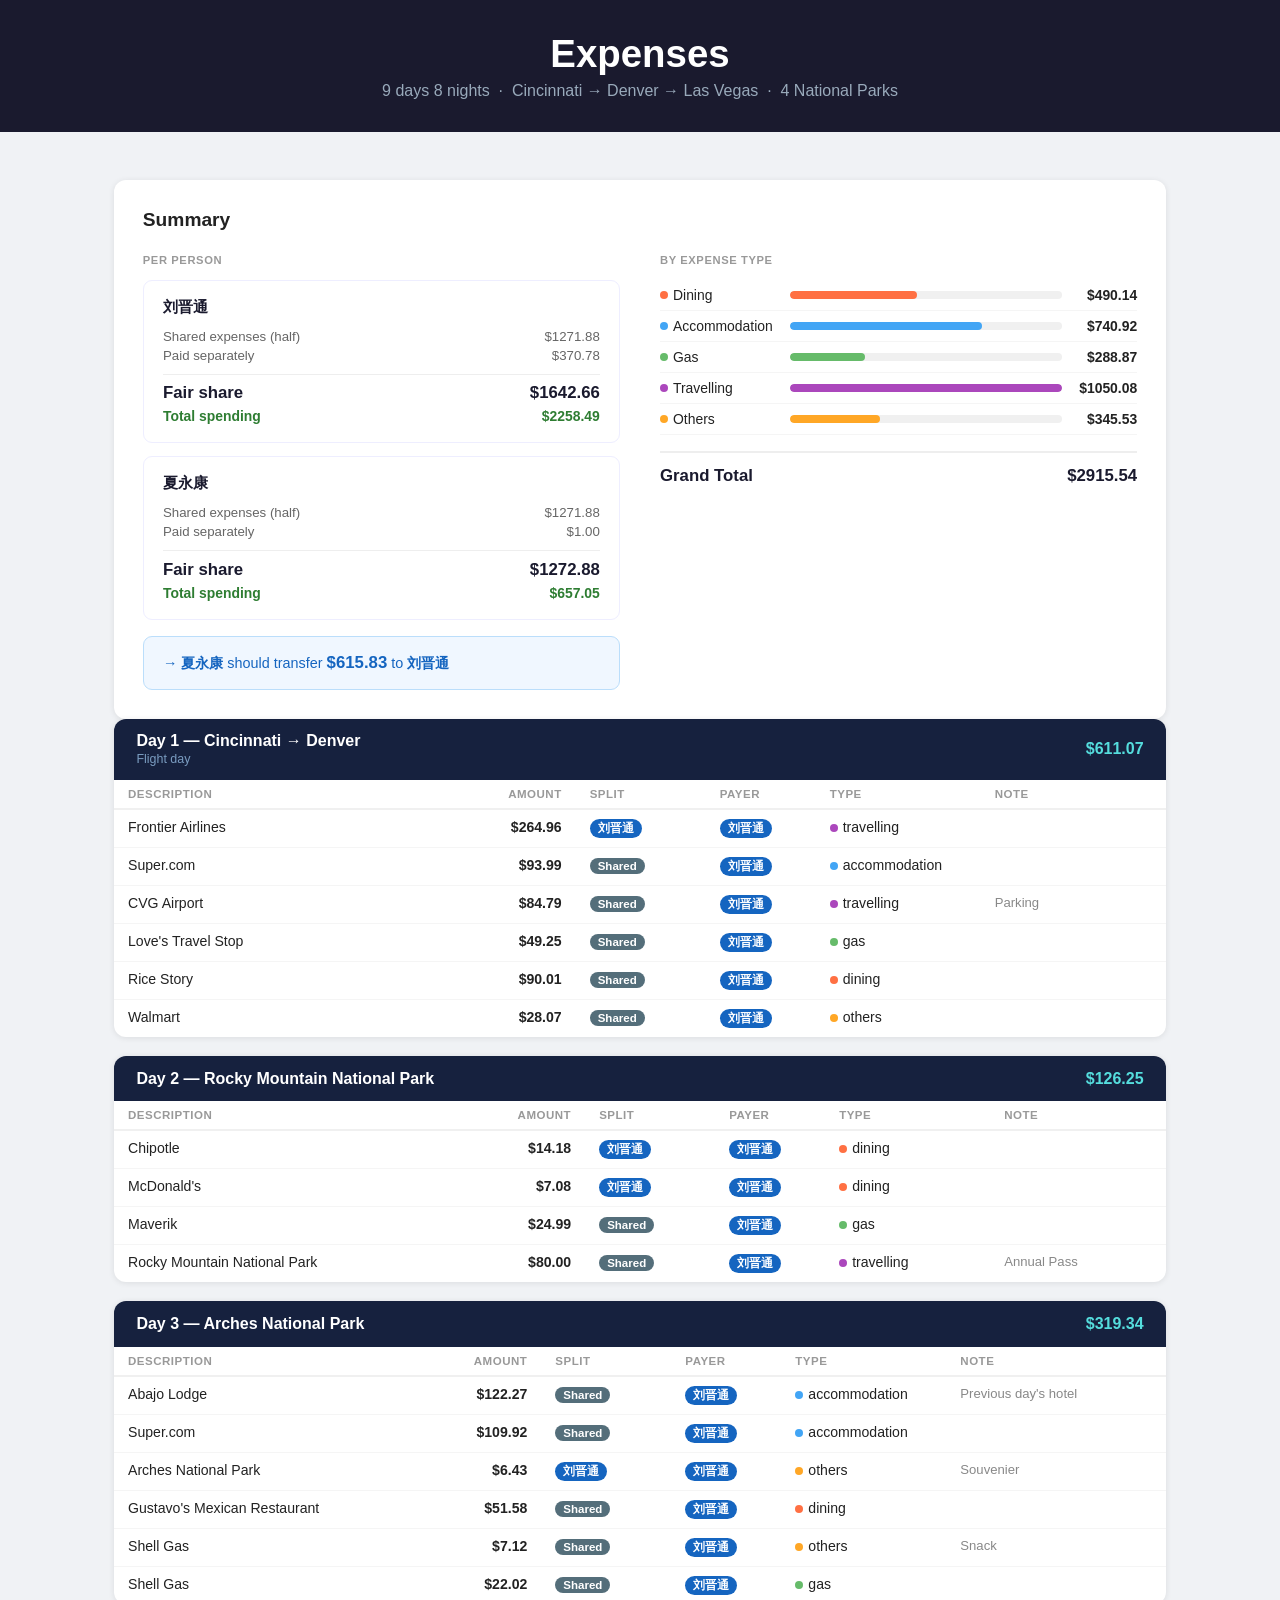
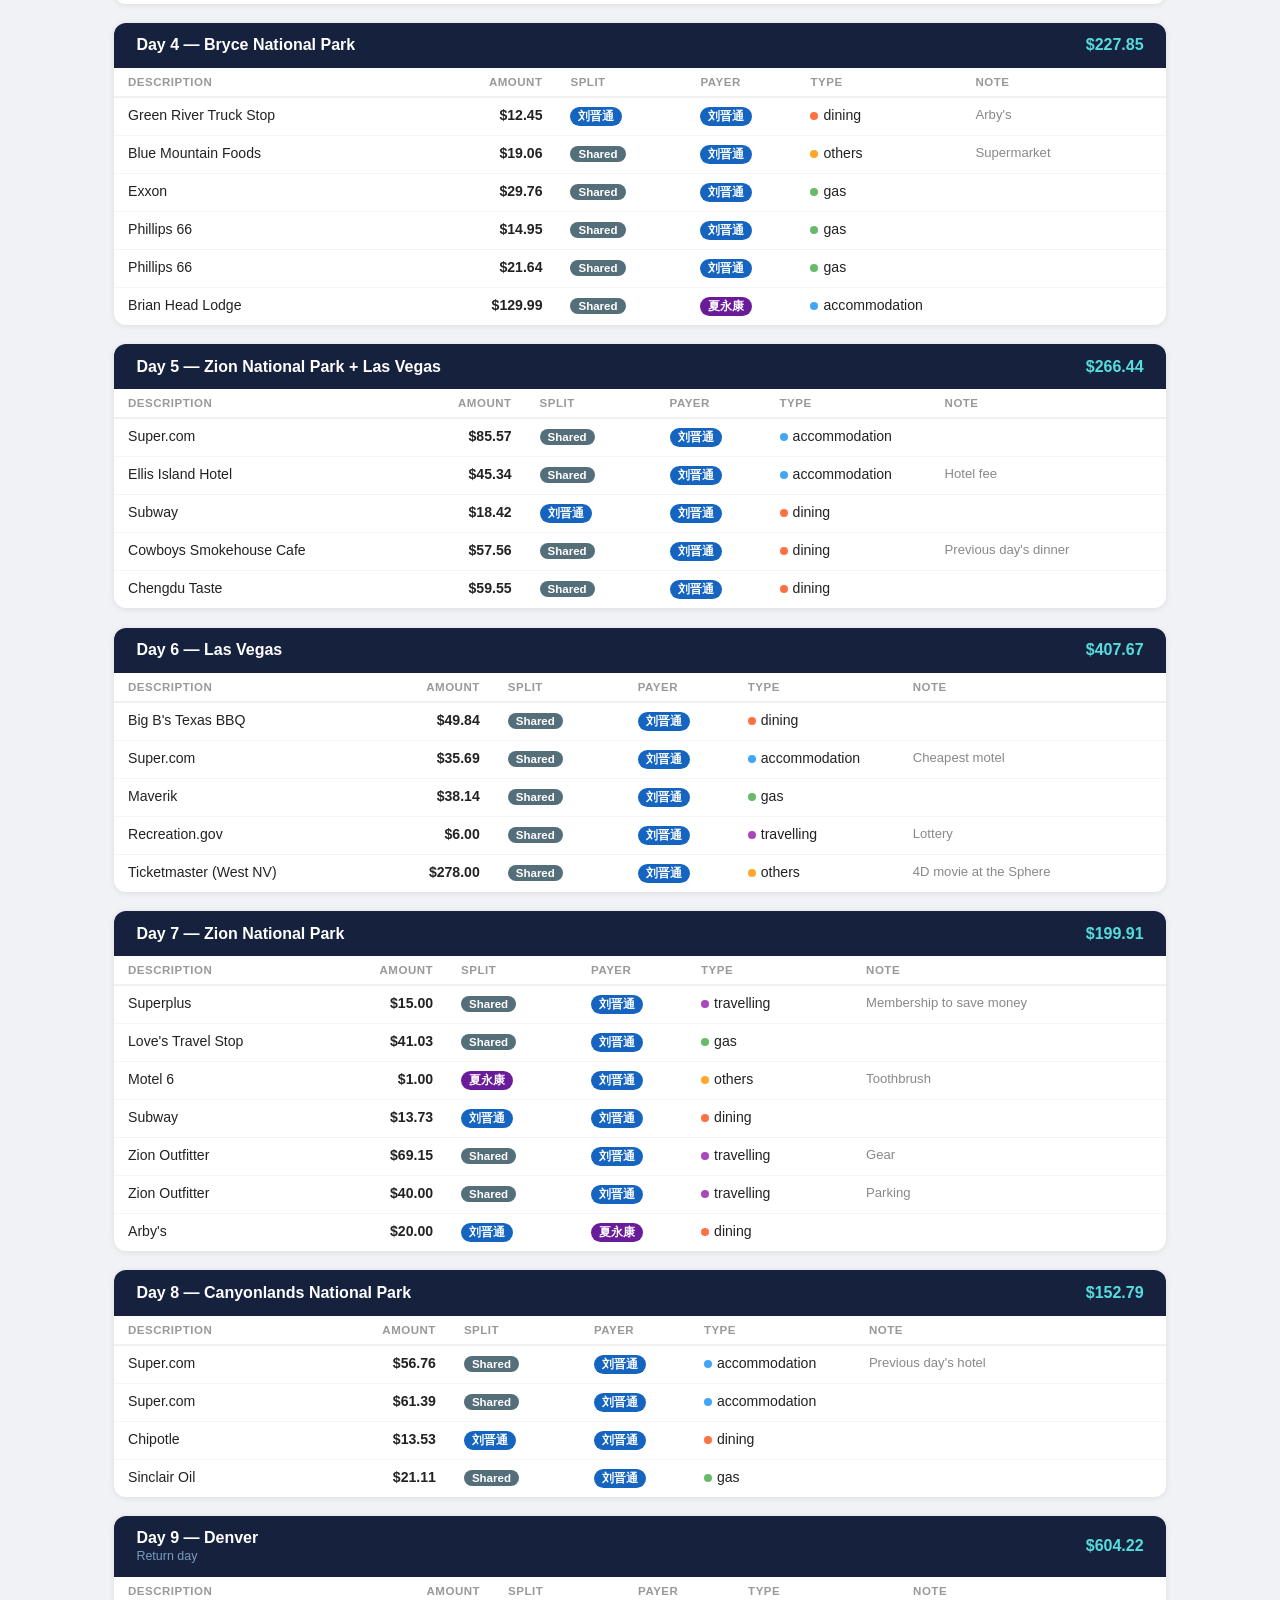
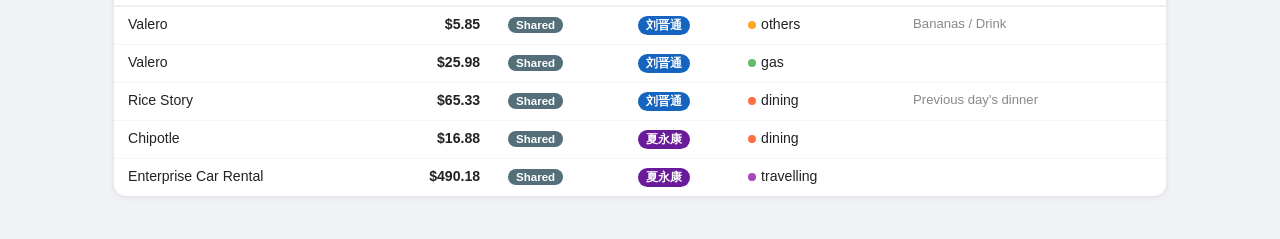
<file: travel/20260520/index.html>
<!DOCTYPE html>
<html lang="en">
<head>
<meta charset="UTF-8">
<meta name="viewport" content="width=device-width, initial-scale=1.0">
<title>Expenses</title>
<style>
* { box-sizing: border-box; margin: 0; padding: 0; }
body { font-family: -apple-system, BlinkMacSystemFont, 'Segoe UI', Roboto, sans-serif; background: #f0f2f5; color: #222; }

.header { background: #1a1a2e; color: white; padding: 2rem; text-align: center; }
.header h1 { font-size: 2.4rem; font-weight: 800; }
.header p { color: #9ab; margin-top: 0.4rem; font-size: 1rem; }

.container { max-width: 1100px; margin: 0 auto; padding: 1.5rem; }

.day-section { background: white; border-radius: 12px; box-shadow: 0 1px 6px rgba(0,0,0,.09); margin-bottom: 1.2rem; overflow: hidden; }
.day-header { background: #16213e; color: white; padding: 0.85rem 1.4rem; display: flex; justify-content: space-between; align-items: center; }
.day-header h2 { font-size: 1rem; font-weight: 600; }
.day-header .day-sub { font-size: 0.78rem; color: #7a9cc0; margin-top: 2px; }
.day-total { font-size: 1rem; font-weight: 700; color: #5dd; white-space: nowrap; }

table { width: 100%; border-collapse: collapse; font-size: 0.88rem; }
thead th { text-align: left; padding: 8px 14px; font-size: 0.72rem; text-transform: uppercase; letter-spacing: .5px; color: #999; border-bottom: 2px solid #f0f0f0; }
tbody td { padding: 9px 14px; border-bottom: 1px solid #f5f5f5; vertical-align: top; }
tbody tr:last-child td { border-bottom: none; }
tbody tr:hover { background: #fafbff; }
.col-amt { text-align: right; font-variant-numeric: tabular-nums; font-weight: 600; white-space: nowrap; }
.col-paid { white-space: nowrap; }
.col-note { color: #888; font-size: 0.82rem; }

.badge { display: inline-block; padding: 2px 8px; border-radius: 20px; font-size: 0.72rem; font-weight: 700; color: white; text-transform: capitalize; }
.badge-shared     { background: #546e7a; }
.badge-p1         { background: #1565c0; }
.badge-p2         { background: #6a1b9a; }

.type-dot { display: inline-block; width: 8px; height: 8px; border-radius: 50%; margin-right: 5px; }

.empty-day { padding: 1.2rem 1.4rem; color: #bbb; font-size: 0.85rem; font-style: italic; }

/* Summary */
.summary { background: white; border-radius: 12px; box-shadow: 0 1px 6px rgba(0,0,0,.09); padding: 1.8rem; margin-top: 1.5rem; }
.summary > h2 { font-size: 1.2rem; font-weight: 700; margin-bottom: 1.4rem; }

.summary-grid { display: grid; grid-template-columns: 1fr 1fr; gap: 2.5rem; }
.section-label { font-size: 0.7rem; text-transform: uppercase; letter-spacing: .6px; color: #999; font-weight: 700; margin-bottom: 0.9rem; }

.person-card { border: 1.5px solid #eef; border-radius: 9px; padding: 1rem 1.2rem; margin-bottom: 0.8rem; }
.person-card:last-child { margin-bottom: 0; }
.person-name { font-weight: 700; font-size: 0.95rem; color: #1a1a2e; margin-bottom: 0.55rem; }
.person-row { display: flex; justify-content: space-between; font-size: 0.83rem; color: #666; padding: 2px 0; }
.person-total-row { display: flex; justify-content: space-between; font-weight: 700; font-size: 1.05rem;
  margin-top: 0.55rem; padding-top: 0.55rem; border-top: 1.5px solid #eee; color: #1a1a2e; }

.type-row { display: flex; align-items: center; padding: 7px 0; border-bottom: 1px solid #f5f5f5; gap: 10px; }
.type-row:last-child { border-bottom: none; }
.type-name { font-size: 0.87rem; min-width: 120px; text-transform: capitalize; display: flex; align-items: center; }
.bar-wrap { flex: 1; height: 8px; background: #f0f0f0; border-radius: 4px; overflow: hidden; }
.bar-fill { height: 100%; border-radius: 4px; }
.type-amt { font-size: 0.87rem; font-weight: 600; min-width: 65px; text-align: right; }

.grand-row { margin-top: 1rem; padding-top: 0.8rem; border-top: 2px solid #eee;
  display: flex; justify-content: space-between; font-size: 1.05rem; font-weight: 700; color: #1a1a2e; }

.person-paid-row { display: flex; justify-content: space-between; font-weight: 600; font-size: 0.87rem;
  margin-top: 3px; padding: 2px 0; color: #2e7d32; }

.settlement-card { margin-top: 1rem; padding: 0.85rem 1.2rem; background: #f0f7ff;
  border: 1.5px solid #bbdefb; border-radius: 9px; font-size: 0.9rem; color: #1565c0; line-height: 1.5; }
.settlement-amt { font-weight: 700; font-size: 1.05rem; }

.table-wrap { overflow-x: auto; -webkit-overflow-scrolling: touch; }

@media (max-width: 700px) {
  .summary-grid { grid-template-columns: 1fr; }
  table { min-width: 600px; }
}
</style>
</head>
<body>

<div class="header">
  <h1>Expenses</h1>
  <p>9 days 8 nights &nbsp;·&nbsp; Cincinnati → Denver → Las Vegas &nbsp;·&nbsp; 4 National Parks</p>
</div>

<div class="container" id="app"></div>

<script>
// ─── EDIT HERE ──────────────────────────────────────────────────────────────

const CONFIG = {
  person1: "刘晋通",   // e.g. "Alice"
  person2: "夏永康",   // e.g. "Bob"
};

// paid:  "shared" = split 50/50 | "p1" = Person 1 only | "p2" = Person 2 only
// payer: "p1" | "p2"  — who actually paid the bill (used to calculate the settlement transfer)
// type:  "dining" | "accommodation" | "gas" | "travelling" | "others"

const EXPENSES = [
  // Day 1 — Cincinnati → Denver
  // { day: 1, desc: "CVG Airport parking", amount: 84.79, paid: "shared", type: "travelling", note: "" },
  { day: 1, desc: "Frontier Airlines", amount: 264.96, paid: "p1", type: "travelling", note: "" },
  { day: 1, desc: "Super.com", amount: 93.99, paid: "shared", type: "accommodation", note: "" },
  { day: 1, desc: "CVG Airport", amount: 84.79, paid: "shared", type: "travelling", note: "Parking" },
  { day: 1, desc: "Love's Travel Stop", amount: 49.25, paid: "shared", type: "gas", note: "" },
  { day: 1, desc: "Rice Story", amount: 90.01, paid: "shared", type: "dining", note: "" },
  { day: 1, desc: "Walmart", amount: 28.07, paid: "shared", type: "others", note: "" },

  // Day 2 — Rocky Mountain National Park
  // { day: 2, desc: "Rocky Mountain NP pass", amount: 80.00, paid: "shared", type: "travelling", note: "" },
  { day: 2, desc: "Chipotle", amount: 14.18, paid: "p1", type: "dining", note: "" },
  { day: 2, desc: "McDonald's", amount: 7.08, paid: "p1", type: "dining", note: "" },
  { day: 2, desc: "Maverik", amount: 24.99, paid: "shared", type: "gas", note: "" },
  { day: 2, desc: "Rocky Mountain National Park", amount: 80.00, paid: "shared", type: "travelling", note: "Annual Pass" },

  // Day 3 — Arches National Park
  // { day: 3, desc: "Arches NP pass", amount: 6.43, paid: "shared", type: "travelling", note: "" },
  { day: 3, desc: "Abajo Lodge", amount: 122.27, paid: "shared", type: "accommodation", note: "Previous day's hotel" },
  { day: 3, desc: "Super.com", amount: 109.92, paid: "shared", type: "accommodation", note: "" },
  { day: 3, desc: "Arches National Park", amount: 6.43, paid: "p1", type: "others", note: "Souvenier" },
  { day: 3, desc: "Gustavo's Mexican Restaurant", amount: 51.58, paid: "shared", type: "dining", note: "" },
  { day: 3, desc: "Shell Gas", amount: 7.12, paid: "shared", type: "others", note: "Snack" },
  { day: 3, desc: "Shell Gas", amount: 22.02, paid: "shared", type: "gas", note: "" },

  // Day 4 — Bryce National Park
  // { day: 4, desc: "", amount: 0, paid: "shared", type: "others", note: "" },
  { day: 4, desc: "Green River Truck Stop", amount: 12.45, paid: "p1", type: "dining", note: "Arby's" },
  { day: 4, desc: "Blue Mountain Foods", amount: 19.06, paid: "shared", type: "others", note: "Supermarket" },
  { day: 4, desc: "Exxon", amount: 29.76, paid: "shared", type: "gas", note: "" },
  { day: 4, desc: "Phillips 66", amount: 14.95, paid: "shared", type: "gas", note: "" },
  { day: 4, desc: "Phillips 66", amount: 21.64, paid: "shared", type: "gas", note: "" },
  { day: 4, desc: "Brian Head Lodge", amount: 129.99, paid: "shared", payer: "p2", type: "accommodation", note: "" },

  // Day 5 — Zion + Las Vegas
  // { day: 5, desc: "", amount: 0, paid: "shared", type: "others", note: "" },
  { day: 5, desc: "Super.com", amount: 85.57, paid: "shared", type: "accommodation", note: "" },
  { day: 5, desc: "Ellis Island Hotel", amount: 45.34, paid: "shared", type: "accommodation", note: "Hotel fee" },
  { day: 5, desc: "Subway", amount: 18.42, paid: "p1", type: "dining", note: "" },
  { day: 5, desc: "Cowboys Smokehouse Cafe", amount: 57.56, paid: "shared", type: "dining", note: "Previous day's dinner" },
  { day: 5, desc: "Chengdu Taste", amount: 59.55, paid: "shared", type: "dining", note: "" },

  // Day 6 — May 25 — Las Vegas
  { day: 6, desc: "Big B's Texas BBQ", amount: 49.84, paid: "shared", type: "dining", note: "" },
  { day: 6, desc: "Super.com", amount: 35.69, paid: "shared", type: "accommodation", note: "Cheapest motel" },
  { day: 6, desc: "Maverik", amount: 38.14, paid: "shared", type: "gas", note: "" },
  { day: 6, desc: "Recreation.gov", amount: 6.00, paid: "shared", type: "travelling", note: "Lottery" },
  { day: 6, desc: "Ticketmaster (West NV)", amount: 278.00, paid: "shared", type: "others", note: "4D movie at the Sphere" },

  // Day 7 — May 26 — Zion National Park
  { day: 7, desc: "Superplus", amount: 15.00, paid: "shared", type: "travelling", note: "Membership to save money" },
  { day: 7, desc: "Love's Travel Stop", amount: 41.03, paid: "shared", type: "gas", note: "" },
  { day: 7, desc: "Motel 6", amount: 1.00, paid: "p2", type: "others", note: "Toothbrush" },
  { day: 7, desc: "Subway", amount: 13.73, paid: "p1", type: "dining", note: "" },
  { day: 7, desc: "Zion Outfitter", amount: 69.15, paid: "shared", type: "travelling", note: "Gear" },
  { day: 7, desc: "Zion Outfitter", amount: 40.00, paid: "shared", type: "travelling", note: "Parking" },
  { day: 7, desc: "Arby's", amount: 20.00, paid: "p1", payer: "p2", type: "dining", note: "" },

  // Day 8 — May 27 — Canyonlands National Park
  { day: 8, desc: "Super.com", amount: 56.76, paid: "shared", type: "accommodation", note: "Previous day's hotel" },
  { day: 8, desc: "Super.com", amount: 61.39, paid: "shared", type: "accommodation", note: "" },
  { day: 8, desc: "Chipotle", amount: 13.53, paid: "p1", type: "dining", note: "" },
  { day: 8, desc: "Sinclair Oil", amount: 21.11, paid: "shared", type: "gas", note: "" },

  // Day 9 — May 28 — Denver
  { day: 9, desc: "Valero", amount: 5.85, paid: "shared", type: "others", note: "Bananas / Drink" },
  { day: 9, desc: "Valero", amount: 25.98, paid: "shared", type: "gas", note: "" },
  { day: 9, desc: "Rice Story", amount: 65.33, paid: "shared", type: "dining", note: "Previous day's dinner" },
  { day: 9, desc: "Chipotle", amount: 16.88, paid: "shared", payer: "p2", type: "dining", note: "" },
  { day: 9, desc: "Enterprise Car Rental", amount: 490.18, paid: "shared", payer: "p2", type: "travelling", note: "" },
];

// ─── END EDIT ───────────────────────────────────────────────────────────────

const DAYS = [
  { n: 1, title: "Day 1 — Cincinnati → Denver",             sub: "Flight day" },
  { n: 2, title: "Day 2 — Rocky Mountain National Park",    sub: "" },
  { n: 3, title: "Day 3 — Arches National Park",            sub: "" },
  { n: 4, title: "Day 4 — Bryce National Park",             sub: "" },
  { n: 5, title: "Day 5 — Zion National Park + Las Vegas",  sub: "" },
  { n: 6, title: "Day 6 — Las Vegas",                       sub: "" },
  { n: 7, title: "Day 7 — Zion National Park",              sub: "" },
  { n: 8, title: "Day 8 — Canyonlands National Park",       sub: "" },
  { n: 9, title: "Day 9 — Denver",                          sub: "Return day" },
];

const TYPES = ["dining", "accommodation", "gas", "travelling", "others"];
const TYPE_COLORS = {
  dining: "#ff7043", accommodation: "#42a5f5", gas: "#66bb6a", travelling: "#ab47bc", others: "#ffa726",
};

const fmt = n => "$" + n.toFixed(2);

function render() {
  const p1 = CONFIG.person1, p2 = CONFIG.person2;

  let p1Shared = 0, p1Only = 0, p2Shared = 0, p2Only = 0;
  let p1Paid = 0, p2Paid = 0;
  const byType = {};
  TYPES.forEach(t => byType[t] = 0);
  let grand = 0;

  const byDay = {};
  EXPENSES.forEach(e => {
    if (!byDay[e.day]) byDay[e.day] = [];
    byDay[e.day].push(e);
    if (e.amount <= 0) return;
    grand += e.amount;
    byType[e.type] = (byType[e.type] || 0) + e.amount;
    if (e.paid === "shared")   { p1Shared += e.amount / 2; p2Shared += e.amount / 2; }
    else if (e.paid === "p1") { p1Only += e.amount; }
    else if (e.paid === "p2") { p2Only += e.amount; }
    if ((e.payer || "p1") === "p1") p1Paid += e.amount;
    else                            p2Paid += e.amount;
  });

  const p1Owes = p1Shared + p1Only;
  const p2Owes = p2Shared + p2Only;
  const diff = p1Paid - p1Owes; // positive → p2 owes p1; negative → p1 owes p2

  const maxAmt = Math.max(...Object.values(byType), 1);

  let html = "";

  // Summary first
  html += `<div class="summary">
    <h2>Summary</h2>
    <div class="summary-grid">
      <div>
        <div class="section-label">Per Person</div>
        ${[[p1, p1Shared, p1Only, p1Owes, p1Paid], [p2, p2Shared, p2Only, p2Owes, p2Paid]].map(([name, shared, only, owes, paid]) => `
          <div class="person-card">
            <div class="person-name">${name}</div>
            <div class="person-row"><span>Shared expenses (half)</span><span>${fmt(shared)}</span></div>
            <div class="person-row"><span>Paid separately</span><span>${fmt(only)}</span></div>
            <div class="person-total-row"><span>Fair share</span><span>${fmt(owes)}</span></div>
            <div class="person-paid-row"><span>Total spending</span><span>${fmt(paid)}</span></div>
          </div>`).join("")}
        <div class="settlement-card">
          ${Math.abs(diff) < 0.01
            ? `✓ All settled — no transfer needed.`
            : diff > 0
            ? `→ <strong>${p2}</strong> should transfer <span class="settlement-amt">${fmt(diff)}</span> to <strong>${p1}</strong>`
            : `→ <strong>${p1}</strong> should transfer <span class="settlement-amt">${fmt(-diff)}</span> to <strong>${p2}</strong>`}
        </div>
      </div>
      <div>
        <div class="section-label">By Expense Type</div>
        ${TYPES.map(t => `
          <div class="type-row">
            <span class="type-name"><span class="type-dot" style="background:${TYPE_COLORS[t]}"></span>${t}</span>
            <div class="bar-wrap"><div class="bar-fill" style="width:${(byType[t]/maxAmt*100).toFixed(1)}%;background:${TYPE_COLORS[t]}"></div></div>
            <span class="type-amt">${fmt(byType[t])}</span>
          </div>`).join("")}
        <div class="grand-row"><span>Grand Total</span><span>${fmt(grand)}</span></div>
      </div>
    </div>
  </div>`;

  // Then day sections
  DAYS.forEach(d => {
    const rows = (byDay[d.n] || []).filter(e => e.desc || e.amount > 0);
    const dayTotal = rows.reduce((s, e) => s + (e.amount || 0), 0);

    html += `<div class="day-section">
      <div class="day-header">
        <div>
          <h2>${d.title}</h2>
          ${d.sub ? `<div class="day-sub">${d.sub}</div>` : ""}
        </div>
        <span class="day-total">${fmt(dayTotal)}</span>
      </div>`;

    if (rows.length === 0) {
      html += `<div class="empty-day">No expenses recorded.</div>`;
    } else {
      html += `<div class="table-wrap"><table>
        <thead><tr>
          <th>Description</th>
          <th style="width:95px;text-align:right">Amount</th>
          <th style="width:130px">Split</th>
          <th style="width:110px">Payer</th>
          <th style="width:165px">Type</th>
          <th>Note</th>
        </tr></thead>
        <tbody>`;
      rows.forEach(e => {
        const splitLabel = e.paid === "shared" ? "Shared" : e.paid === "p1" ? p1 : p2;
        const payer = e.payer || "p1";
        html += `<tr>
          <td>${e.desc || ""}</td>
          <td class="col-amt">${fmt(e.amount || 0)}</td>
          <td class="col-paid"><span class="badge badge-${e.paid}">${splitLabel}</span></td>
          <td><span class="badge badge-${payer}">${payer === "p1" ? p1 : p2}</span></td>
          <td><span class="type-dot" style="background:${TYPE_COLORS[e.type] || "#ccc"}"></span>${e.type || ""}</td>
          <td class="col-note">${e.note || ""}</td>
        </tr>`;
      });
      html += `</tbody></table></div>`;
    }
    html += `</div>`;
  });

  document.getElementById("app").innerHTML = html;
}

render();
</script>
</body>
</html>
</file>
